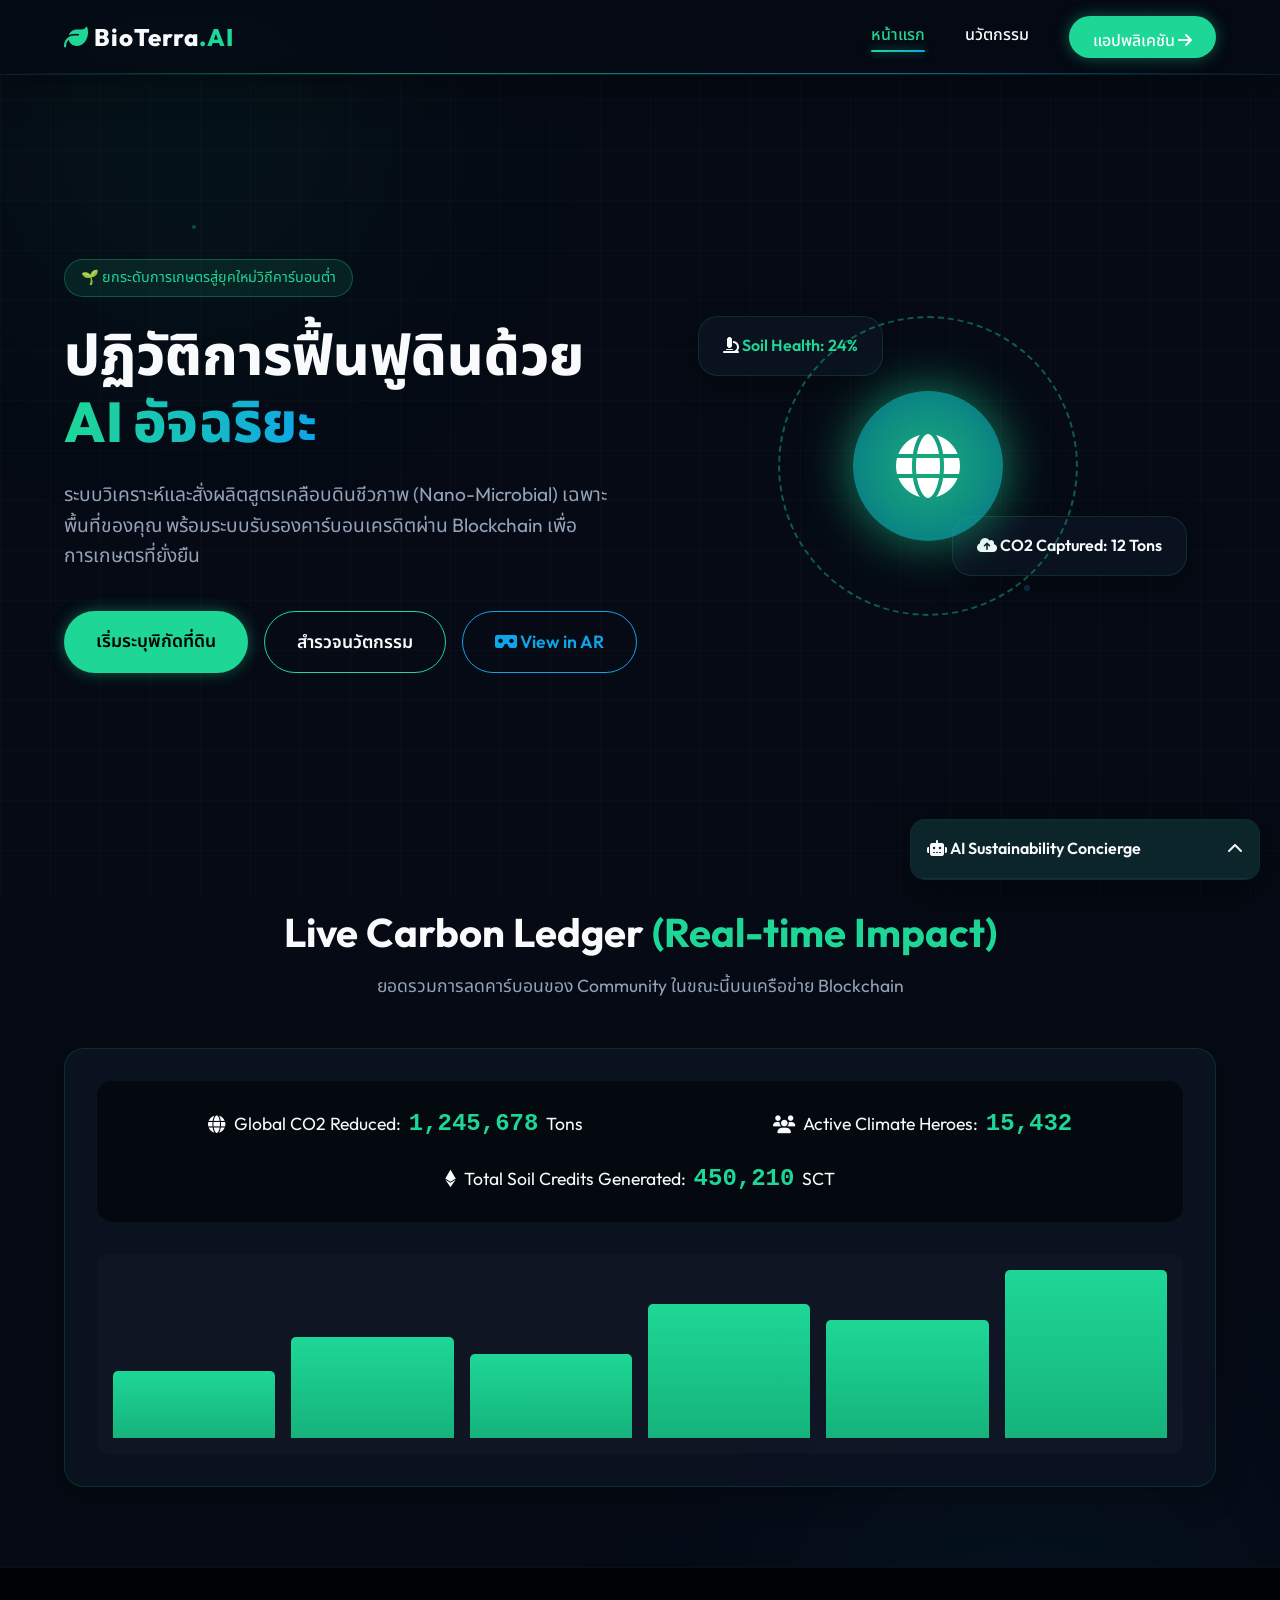
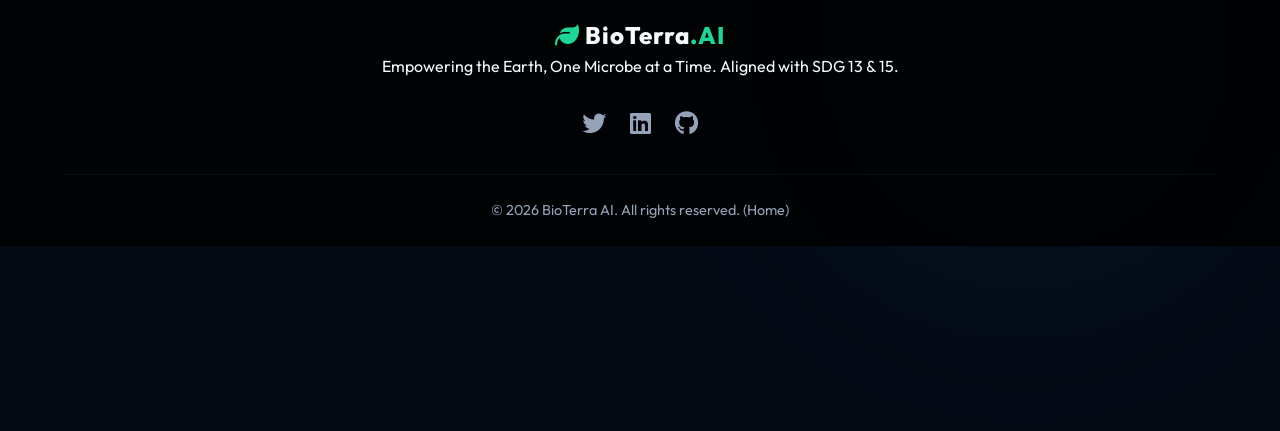
<file: index.html>
<!DOCTYPE html>
<html lang="th">

<head>
    <meta charset="UTF-8">
    <meta name="viewport" content="width=device-width, initial-scale=1.0">
    <title>BioTerra AI | โฮมเพจ (Homepage)</title>
    <link
        href="https://fonts.googleapis.com/css2?family=Outfit:wght@300;400;600;800&family=Noto+Sans+Thai:wght@300;400;600&display=swap"
        rel="stylesheet">
    <link rel="stylesheet" href="https://cdnjs.cloudflare.com/ajax/libs/font-awesome/6.4.0/css/all.min.css">
    <link rel="stylesheet" href="style.css">
</head>

<body>
    <!-- Background Elements -->
    <div class="glow-orb top-left"></div>
    <div class="glow-orb bottom-right"></div>
    <div class="grid-overlay"></div>

    <!-- Navigation -->
    <nav>
        <div class="logo">
            <i class="fa-solid fa-leaf text-accent"></i> BioTerra<span class="text-accent">.AI</span>
        </div>
        <div class="nav-links">
            <a href="index.html" class="text-accent">หน้าแรก</a>
            <a href="features.html">นวัตกรรม</a>
            <a href="app.html" class="btn-primary">แอปพลิเคชัน <i class="fa-solid fa-arrow-right"></i></a>
        </div>
    </nav>

    <!-- Hero Section -->
    <header class="hero">
        <div class="hero-content">
            <div class="badge">🌱 ยกระดับการเกษตรสู่ยุคใหม่วิถีคาร์บอนต่ำ</div>
            <h1>ปฏิวัติการฟื้นฟูดินด้วย <span class="text-gradient">AI อัจฉริยะ</span></h1>
            <p>ระบบวิเคราะห์และสั่งผลิตสูตรเคลือบดินชีวภาพ (Nano-Microbial) เฉพาะพื้นที่ของคุณ
                พร้อมระบบรับรองคาร์บอนเครดิตผ่าน Blockchain เพื่อการเกษตรที่ยั่งยืน</p>
            <div class="hero-actions">
                <a href="app.html" class="btn-primary large">เริ่มระบุพิกัดที่ดิน</a>
                <a href="features.html" class="btn-secondary large">สำรวจนวัตกรรม</a>
                <a href="#" class="btn-secondary large ar-btn" onclick="openAR()"><i
                        class="fa-solid fa-vr-cardboard"></i> View in AR</a>
            </div>
        </div>
        <div class="hero-visual">
            <div class="hologram-planet">
                <div class="planet-ring"></div>
                <div class="planet-core">
                    <i class="fa-solid fa-globe"></i>
                </div>
            </div>
            <div class="floating-data card-glass">
                <i class="fa-solid fa-microscope"></i> <span class="text-accent">Soil Health: 24%</span>
            </div>
            <div class="floating-data right card-glass">
                <i class="fa-solid fa-cloud-arrow-up"></i> CO2 Captured: 12 Tons
            </div>
        </div>
    </header>

    <!-- LIVE Carbon Ledger Dashboard -->
    <section id="carbon-ledger" class="section" style="padding-top: 0;">
        <h2 class="section-title">Live Carbon Ledger <span class="text-accent">(Real-time Impact)</span></h2>
        <p class="section-subtitle">ยอดรวมการลดคาร์บอนของ Community ในขณะนี้บนเครือข่าย Blockchain</p>
        <div class="ledger-dashboard card-glass">
            <div class="ledger-ticker">
                <div class="ticker-item"><i class="fa-solid fa-globe"></i> Global CO2 Reduced: <span id="global-co2"
                        class="text-accent ticker-num">1,245,678</span> Tons</div>
                <div class="ticker-item"><i class="fa-solid fa-users"></i> Active Climate Heroes: <span
                        id="active-users" class="text-accent ticker-num">15,432</span></div>
                <div class="ticker-item"><i class="fa-brands fa-ethereum"></i> Total Soil Credits Generated: <span
                        id="total-credits" class="text-accent ticker-num">450,210</span> SCT</div>
            </div>
            <div class="ledger-graph" id="ledger-graph-container">
                <!-- Mocking a graph with CSS bars -->
                <div class="bar-chart">
                    <div class="bar" style="height: 40%;"></div>
                    <div class="bar" style="height: 60%;"></div>
                    <div class="bar" style="height: 50%;"></div>
                    <div class="bar" style="height: 80%;"></div>
                    <div class="bar" style="height: 70%;"></div>
                    <div class="bar" style="height: 100%;"><span class="bar-tooltip">Today: +1,200 Tons</span></div>
                </div>
            </div>
        </div>
    </section>

    <!-- AI Sustainability Concierge (Chat UI) -->
    <div class="ai-concierge" id="ai-chat">
        <div class="chat-header" onclick="toggleChat()">
            <div><i class="fa-solid fa-robot"></i> AI Sustainability Concierge</div>
            <i class="fa-solid fa-chevron-up" id="chat-toggle-icon"></i>
        </div>
        <div class="chat-body" id="chat-body">
            <div class="msg bot">สวัสดี! ฉันคือ AI ที่ปรึกษาด้านความยั่งยืน คุณมีงบประมาณเท่าไหร่ หรืออยากเริ่มทำ SDG
                ข้อไหน พิมพ์ถามได้เลย!</div>
        </div>
        <div class="chat-input">
            <input type="text" id="chat-msg" placeholder="สอบถาม AI...">
            <button onclick="sendMsg()"><i class="fa-solid fa-paper-plane"></i></button>
        </div>
    </div>

    <!-- Footer -->
    <footer>
        <div class="footer-content">
            <div class="logo">
                <i class="fa-solid fa-leaf text-accent"></i> BioTerra<span class="text-accent">.AI</span>
            </div>
            <p>Empowering the Earth, One Microbe at a Time. Aligned with SDG 13 & 15.</p>
            <div class="social-links">
                <a href="#"><i class="fa-brands fa-twitter"></i></a>
                <a href="#"><i class="fa-brands fa-linkedin"></i></a>
                <a href="#"><i class="fa-brands fa-github"></i></a>
            </div>
        </div>
        <div class="copyright">
            &copy; 2026 BioTerra AI. All rights reserved. (Home)
        </div>
    </footer>

    <script src="script.js"></script>
</body>

</html>
</file>
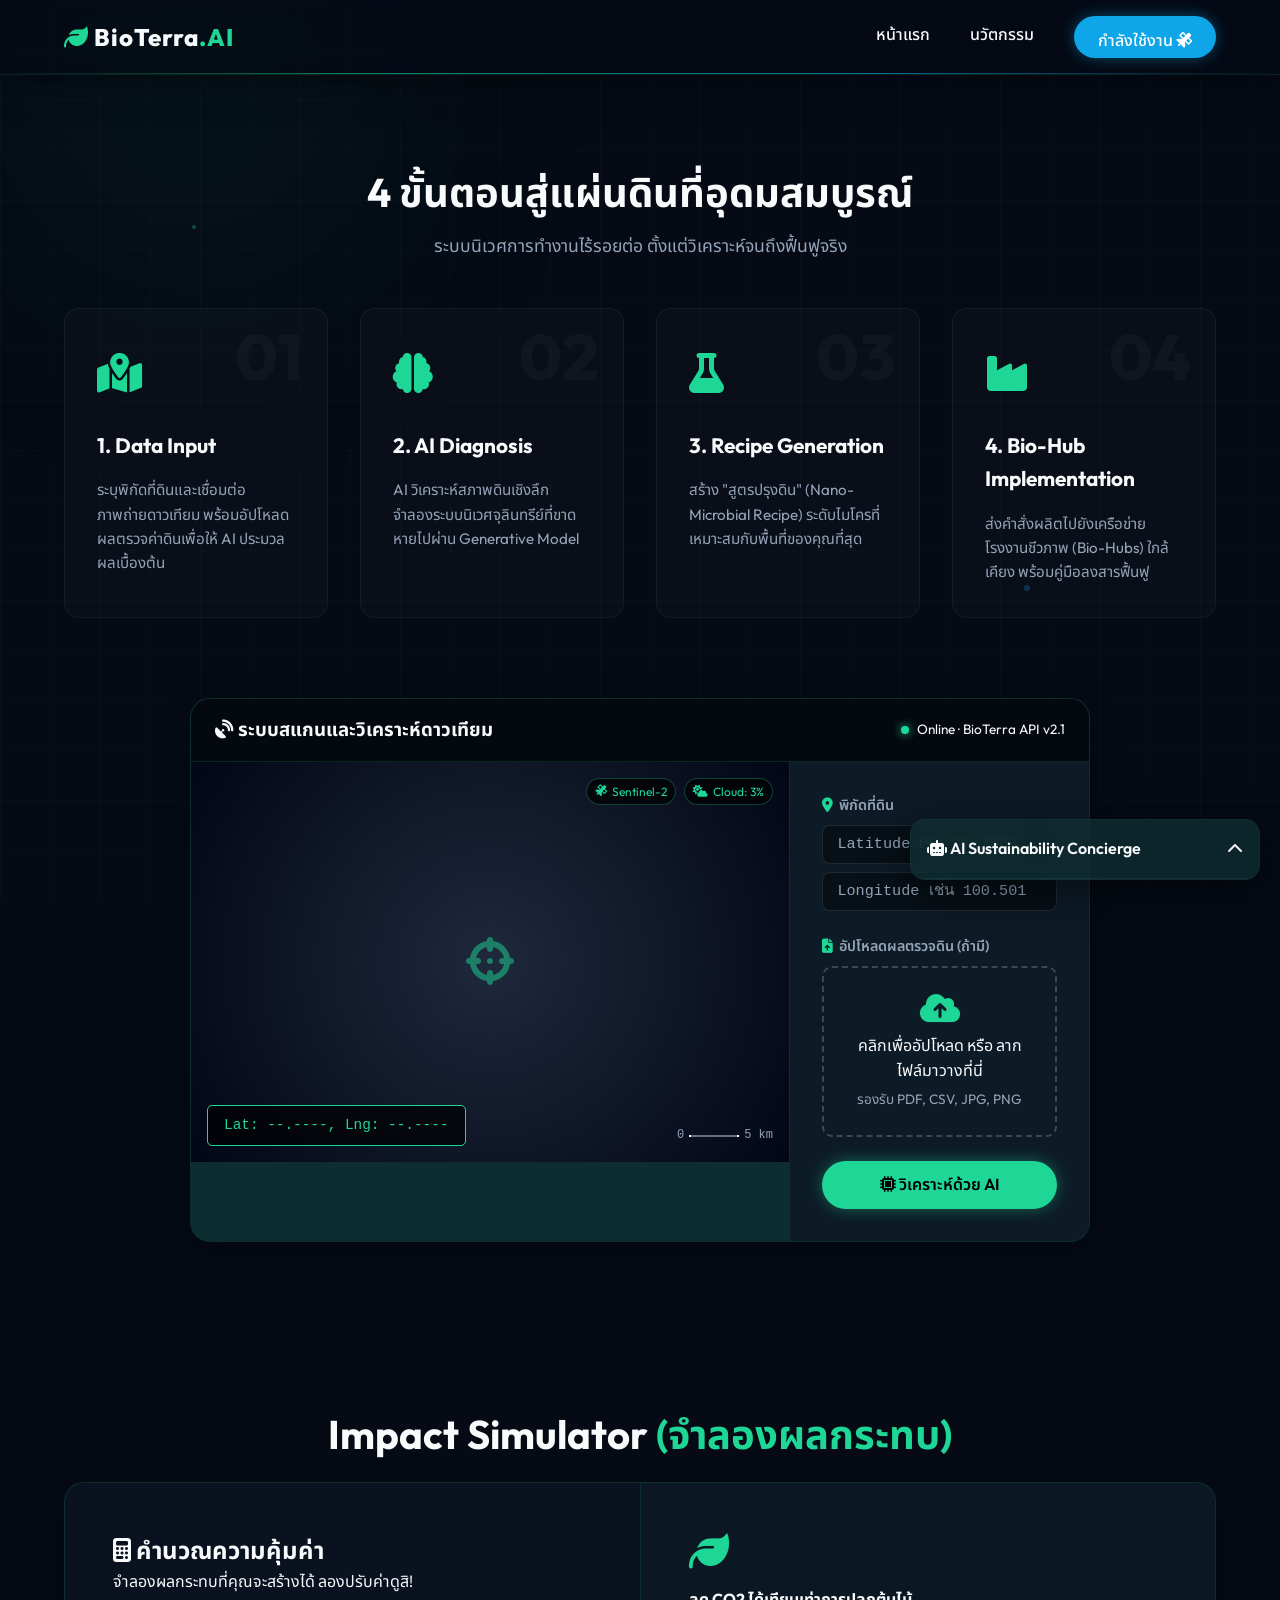
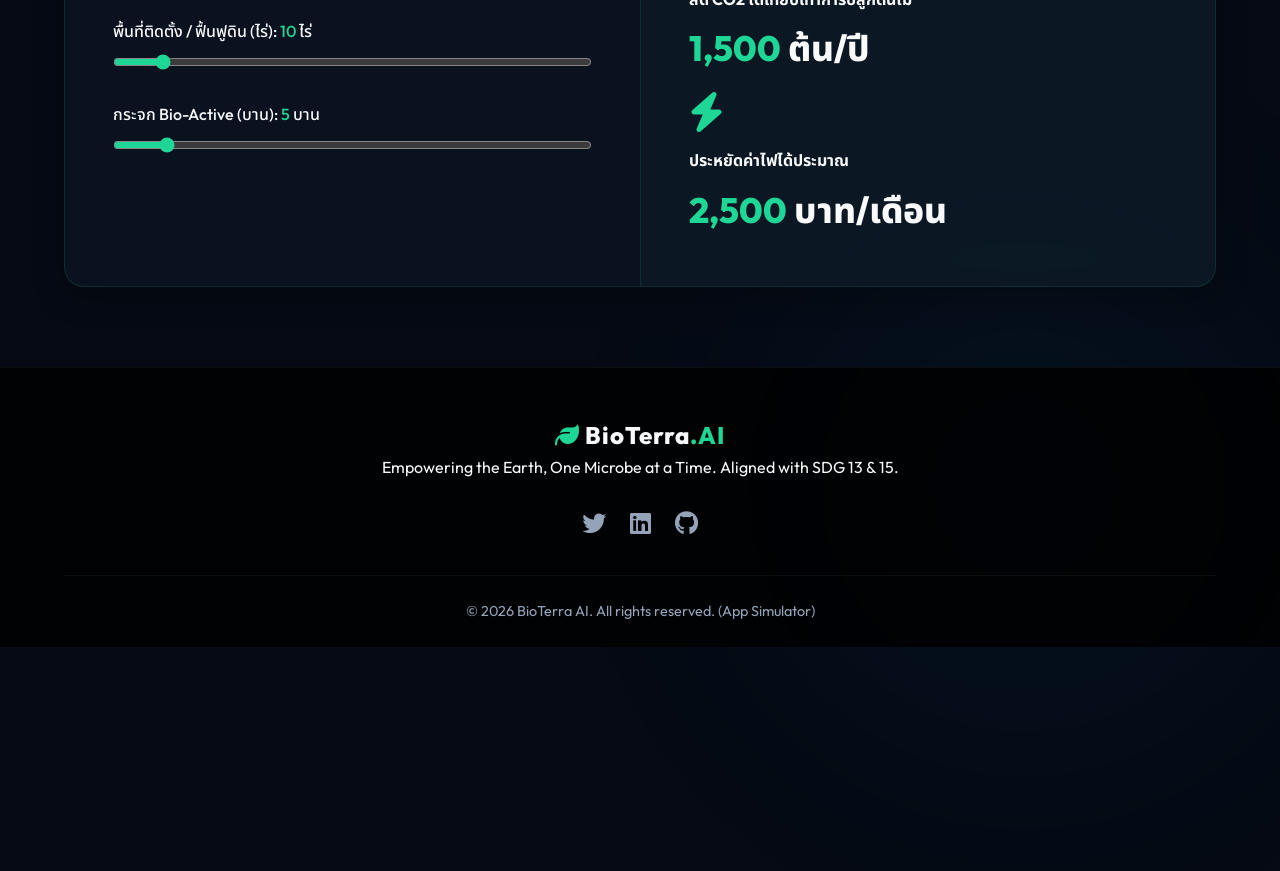
<file: app.html>
<!DOCTYPE html>
<html lang="th">

<head>
    <meta charset="UTF-8">
    <meta name="viewport" content="width=device-width, initial-scale=1.0">
    <title>BioTerra AI | แอปพลิเคชัน (Simulator & Scanner)</title>
    <link
        href="https://fonts.googleapis.com/css2?family=Outfit:wght@300;400;600;800&family=Noto+Sans+Thai:wght@300;400;600&display=swap"
        rel="stylesheet">
    <link rel="stylesheet" href="https://cdnjs.cloudflare.com/ajax/libs/font-awesome/6.4.0/css/all.min.css">
    <link rel="stylesheet" href="style.css">
</head>

<body style="padding-top: 80px;">
    <!-- Background Elements -->
    <div class="glow-orb top-left"></div>
    <div class="glow-orb bottom-right"></div>
    <div class="grid-overlay"></div>

    <!-- Navigation -->
    <nav>
        <div class="logo">
            <i class="fa-solid fa-leaf text-accent"></i> BioTerra<span class="text-accent">.AI</span>
        </div>
        <div class="nav-links">
            <a href="index.html">หน้าแรก</a>
            <a href="features.html">นวัตกรรม</a>
            <a href="app.html" class="btn-primary"
                style="background-color: var(--accent-alt); color: white; box-shadow: 0 0 15px rgba(14, 165, 233, 0.4);">กำลังใช้งาน
                <i class="fa-solid fa-satellite"></i></a>
        </div>
    </nav>

    <!-- Workflow Section -->
    <section id="workflow" class="section">
        <h2 class="section-title">4 ขั้นตอนสู่แผ่นดินที่อุดมสมบูรณ์</h2>
        <p class="section-subtitle">ระบบนิเวศการทำงานไร้รอยต่อ ตั้งแต่วิเคราะห์จนถึงฟื้นฟูจริง</p>

        <div class="workflow-grid">
            <div class="step-card">
                <div class="step-icon"><i class="fa-solid fa-map-location-dot"></i></div>
                <h3>1. Data Input</h3>
                <p>ระบุพิกัดที่ดินและเชื่อมต่อภาพถ่ายดาวเทียม พร้อมอัปโหลดผลตรวจค่าดินเพื่อให้ AI ประมวลผลเบื้องต้น</p>
                <div class="step-number">01</div>
            </div>
            <div class="step-card">
                <div class="step-icon"><i class="fa-solid fa-brain"></i></div>
                <h3>2. AI Diagnosis</h3>
                <p>AI วิเคราะห์สภาพดินเชิงลึก จำลองระบบนิเวศจุลินทรีย์ที่ขาดหายไปผ่าน Generative Model</p>
                <div class="step-number">02</div>
            </div>
            <div class="step-card">
                <div class="step-icon"><i class="fa-solid fa-flask"></i></div>
                <h3>3. Recipe Generation</h3>
                <p>สร้าง "สูตรปรุงดิน" (Nano-Microbial Recipe) ระดับไมโครที่เหมาะสมกับพื้นที่ของคุณที่สุด</p>
                <div class="step-number">03</div>
            </div>
            <div class="step-card">
                <div class="step-icon"><i class="fa-solid fa-industry"></i></div>
                <h3>4. Bio-Hub Implementation</h3>
                <p>ส่งคำสั่งผลิตไปยังเครือข่ายโรงงานชีวภาพ (Bio-Hubs) ใกล้เคียง พร้อมคู่มือลงสารฟื้นฟู</p>
                <div class="step-number">04</div>
            </div>
        </div>
    </section>

    <!-- Interactive App Section -->
    <section id="app" class="section app-container" style="padding-top: 0;">
        <div class="app-interface card-glass">
            <div class="app-header">
                <h3><i class="fa-solid fa-satellite-dish"></i> ระบบสแกนและวิเคราะห์ดาวเทียม</h3>
                <div class="status-indicator">Online · BioTerra API v2.1</div>
            </div>

            <div class="app-body">
                <!-- LEFT: Map Mock -->
                <div class="map-view">
                    <div class="scan-line" id="scan-line"></div>
                    <div class="target-reticle" id="target-reticle"><i class="fa-solid fa-crosshairs"></i></div>
                    <!-- Satellite data overlays -->
                    <div class="map-overlay top-right">
                        <span class="overlay-chip"><i class="fa-solid fa-satellite"></i> Sentinel-2</span>
                        <span class="overlay-chip"><i class="fa-solid fa-cloud-sun"></i> Cloud: 3%</span>
                    </div>
                    <div class="map-coordinates" id="coord-display">Lat: --.----, Lng: --.----</div>
                    <div class="map-scale-bar"><span>0</span>
                        <div class="scale-line"></div><span>5 km</span>
                    </div>
                </div>

                <!-- RIGHT: Controls -->
                <div class="app-controls">
                    <div class="control-section">
                        <label class="control-label"><i class="fa-solid fa-location-dot text-accent"></i>
                            พิกัดที่ดิน</label>
                        <div class="coord-inputs">
                            <input type="number" id="input-lat" placeholder="Latitude เช่น 13.7563" step="0.0001">
                            <input type="number" id="input-lng" placeholder="Longitude เช่น 100.5018" step="0.0001">
                        </div>
                    </div>

                    <div class="control-section">
                        <label class="control-label"><i class="fa-solid fa-file-arrow-up text-accent"></i>
                            อัปโหลดผลตรวจดิน (ถ้ามี)</label>
                        <!-- Hidden file input - the real fix -->
                        <input type="file" id="file-input" accept=".pdf,.csv,.jpg,.jpeg,.png" style="display:none;"
                            onchange="handleFileUpload(this)">
                        <div class="upload-zone" id="upload-zone"
                            onclick="document.getElementById('file-input').click()"
                            ondragover="event.preventDefault(); this.classList.add('drag-over')"
                            ondragleave="this.classList.remove('drag-over')" ondrop="handleDrop(event)">
                            <i class="fa-solid fa-cloud-arrow-up" id="upload-icon"></i>
                            <p id="upload-text">คลิกเพื่ออัปโหลด หรือ ลากไฟล์มาวางที่นี่</p>
                            <span class="text-small text-muted" id="upload-hint">รองรับ PDF, CSV, JPG, PNG</span>
                        </div>
                        <!-- File preview -->
                        <div class="file-preview" id="file-preview" style="display:none;">
                            <i class="fa-solid fa-file-check text-accent"></i>
                            <div>
                                <strong id="file-name">file.pdf</strong>
                                <span class="text-muted text-small" id="file-size">0 KB</span>
                            </div>
                            <button class="btn-icon-sm" onclick="clearFile()"><i class="fa-solid fa-xmark"></i></button>
                        </div>
                    </div>

                    <button class="btn-primary w-full" id="btn-scan" onclick="startScan()">
                        <i class="fa-solid fa-microchip"></i> วิเคราะห์ด้วย AI
                    </button>
                </div>
            </div>

            <!-- AI Progress Steps (hidden until scan) -->
            <div class="ai-progress" id="ai-progress">
                <div class="progress-header">
                    <i class="fa-solid fa-brain fa-pulse text-accent"></i>
                    <span id="progress-label">กำลังเชื่อมต่อดาวเทียม...</span>
                </div>
                <div class="progress-bar-track">
                    <div class="progress-bar-fill" id="progress-bar-fill"></div>
                </div>
                <div class="progress-steps">
                    <div class="prog-step" id="ps-0"><i class="fa-solid fa-satellite"></i> ดึงข้อมูลดาวเทียม</div>
                    <div class="prog-step" id="ps-1"><i class="fa-solid fa-flask"></i> วิเคราะห์ค่าดิน</div>
                    <div class="prog-step" id="ps-2"><i class="fa-solid fa-dna"></i> จำลอง Microbiome</div>
                    <div class="prog-step" id="ps-3"><i class="fa-solid fa-flask-vial"></i> สร้าง Recipe</div>
                    <div class="prog-step" id="ps-4"><i class="fa-brands fa-ethereum"></i> คำนวณ Credits</div>
                </div>
            </div>

            <!-- Analysis Result (hidden until done) -->
            <div class="analysis-result" id="analysis-result">
                <div class="result-grid">
                    <div class="result-left">
                        <h4><i class="fa-solid fa-check-circle text-accent"></i> ผลวิเคราะห์ AI สำเร็จ</h4>
                        <p class="text-muted text-small" id="result-coord-label">พิกัด: 13.7563°N, 100.5018°E</p>

                        <div class="soil-metrics">
                            <div class="metric-row">
                                <span>pH ดิน</span>
                                <div class="metric-bar">
                                    <div class="metric-fill" style="width:55%; background: #ef4444;"></div>
                                </div>
                                <strong class="text-danger">5.2 (กรด)</strong>
                            </div>
                            <div class="metric-row">
                                <span>ความชื้น</span>
                                <div class="metric-bar">
                                    <div class="metric-fill" style="width:38%;"></div>
                                </div>
                                <strong>38%</strong>
                            </div>
                            <div class="metric-row">
                                <span>อินทรียวัตถุ</span>
                                <div class="metric-bar">
                                    <div class="metric-fill" style="width:22%; background: #f97316;"></div>
                                </div>
                                <strong class="text-warn">2.2% (ต่ำ)</strong>
                            </div>
                            <div class="metric-row">
                                <span>ไนโตรเจน (N)</span>
                                <div class="metric-bar">
                                    <div class="metric-fill" style="width:30%; background:#f97316;"></div>
                                </div>
                                <strong>0.9 g/kg</strong>
                            </div>
                            <div class="metric-row">
                                <span>ฟอสฟอรัส (P)</span>
                                <div class="metric-bar">
                                    <div class="metric-fill" style="width:60%;"></div>
                                </div>
                                <strong>18 mg/kg</strong>
                            </div>
                            <div class="metric-row">
                                <span>โพแทสเซียม (K)</span>
                                <div class="metric-bar">
                                    <div class="metric-fill" style="width:72%;"></div>
                                </div>
                                <strong class="text-accent">215 mg/kg</strong>
                            </div>
                            <div class="metric-row">
                                <span>ความหนาแน่นจุลินทรีย์</span>
                                <div class="metric-bar">
                                    <div class="metric-fill" style="width:20%; background: #ef4444;"></div>
                                </div>
                                <strong class="text-danger">ต่ำมาก</strong>
                            </div>
                        </div>
                    </div>

                    <div class="result-right">
                        <h4><i class="fa-solid fa-flask text-accent"></i> สูตรปรุงดิน (Nano-Microbial Recipe)</h4>
                        <div class="recipe-details">
                            <div class="detail-row"><span>จุลินทรีย์หลัก</span><strong class="text-accent">M. robertsii
                                    + B. subtilis</strong></div>
                            <div class="detail-row"><span>จุลินทรีย์เสริม</span><strong>T. harzianum
                                    (ป้องกันโรค)</strong></div>
                            <div class="detail-row"><span>แร่ธาตุ</span><strong>Zinc 2%, Bio-char 15%</strong></div>
                            <div class="detail-row"><span>สารปรับ pH</span><strong>Dolomite Lime 200 kg/ไร่</strong>
                            </div>
                            <div class="detail-row"><span>วิธีใส่สาร</span><strong>ชั้นลึก 15 cm · หว่านเช้า</strong>
                            </div>
                            <div class="detail-row"><span>รอบการฟื้นฟู</span><strong class="text-accent">90 วัน (3
                                    รอบ)</strong></div>
                        </div>

                        <div class="credit-estimate">
                            <div><i class="fa-brands fa-ethereum"></i> Carbon Credits (est.)</div>
                            <div class="credit-value text-accent">+2.4 tCO2e/ไร่/ปี</div>
                            <div class="text-small text-muted">≈ 1,440 บาท รายได้เสริมต่อปี</div>
                        </div>

                        <div class="biohub-info">
                            <i class="fa-solid fa-industry text-accent"></i>
                            <div>
                                <strong>Bio-Hub ใกล้เคียง:</strong>
                                <span class="text-muted">สุพรรณบุรี Hub · ระยะ 48 km · พร้อมผลิตใน 3 วัน</span>
                            </div>
                        </div>

                        <button class="btn-primary w-full mt-4" id="btn-order" onclick="orderRecipe()">
                            <i class="fa-solid fa-industry"></i> ส่งคำสั่งผลิตไปยัง Bio-Hub
                        </button>
                        <button class="btn-secondary w-full mt-4" onclick="resetScan()" style="margin-top:0.5rem;">
                            <i class="fa-solid fa-rotate-left"></i> สแกนพื้นที่ใหม่
                        </button>
                    </div>
                </div>
            </div>
        </div>
    </section>


    <!-- Interactive Impact Simulator -->
    <section id="simulator" class="section">
        <h2 class="section-title">Impact Simulator <span class="text-accent">(จำลองผลกระทบ)</span></h2>
        <div class="simulator-container card-glass mt-4">
            <div class="sim-content">
                <h2><i class="fa-solid fa-calculator"></i> คำนวณความคุ้มค่า</h2>
                <p>จำลองผลกระทบที่คุณจะสร้างได้ ลองปรับค่าดูสิ!</p>

                <div class="slider-group mt-4">
                    <label>พื้นที่ติดตั้ง / ฟื้นฟูดิน (ไร่): <span id="area-val" class="text-accent">10</span>
                        ไร่</label>
                    <input type="range" id="area-slider" min="1" max="100" value="10" oninput="calculateImpact()">
                </div>

                <div class="slider-group">
                    <label>กระจก Bio-Active (บาน): <span id="window-val" class="text-accent">5</span> บาน</label>
                    <input type="range" id="window-slider" min="0" max="50" value="5" oninput="calculateImpact()">
                </div>
            </div>
            <div class="sim-results text-center">
                <div class="result-box">
                    <i class="fa-solid fa-leaf"></i>
                    <h4>ลด CO2 ได้เทียบเท่าการปลูกต้นไม้</h4>
                    <div class="result-value"><span id="tree-count" class="text-accent">1,500</span> ต้น/ปี</div>
                </div>
                <div class="result-box mt-4">
                    <i class="fa-solid fa-bolt"></i>
                    <h4>ประหยัดค่าไฟได้ประมาณ</h4>
                    <div class="result-value"><span id="save-money" class="text-accent">2,500</span> บาท/เดือน</div>
                </div>
            </div>
        </div>
    </section>

    <!-- AI Sustainability Concierge (Chat UI) -->
    <div class="ai-concierge" id="ai-chat">
        <div class="chat-header" onclick="toggleChat()">
            <div><i class="fa-solid fa-robot"></i> AI Sustainability Concierge</div>
            <i class="fa-solid fa-chevron-up" id="chat-toggle-icon"></i>
        </div>
        <div class="chat-body" id="chat-body">
            <div class="msg bot">หน้านี้สำหรับการประมวลผลข้อมูลที่ดิน! มีคำถามเกี่ยวกับการใช้งานหรือผลลัพธ์ของ AI
                ถามฉันได้เลยครับ!</div>
        </div>
        <div class="chat-input">
            <input type="text" id="chat-msg" placeholder="สอบถาม AI...">
            <button onclick="sendMsg()"><i class="fa-solid fa-paper-plane"></i></button>
        </div>
    </div>

    <!-- Footer -->
    <footer>
        <div class="footer-content">
            <div class="logo">
                <i class="fa-solid fa-leaf text-accent"></i> BioTerra<span class="text-accent">.AI</span>
            </div>
            <p>Empowering the Earth, One Microbe at a Time. Aligned with SDG 13 & 15.</p>
            <div class="social-links">
                <a href="#"><i class="fa-brands fa-twitter"></i></a>
                <a href="#"><i class="fa-brands fa-linkedin"></i></a>
                <a href="#"><i class="fa-brands fa-github"></i></a>
            </div>
        </div>
        <div class="copyright">
            &copy; 2026 BioTerra AI. All rights reserved. (App Simulator)
        </div>
    </footer>

    <script src="script.js"></script>
</body>

</html>
</file>
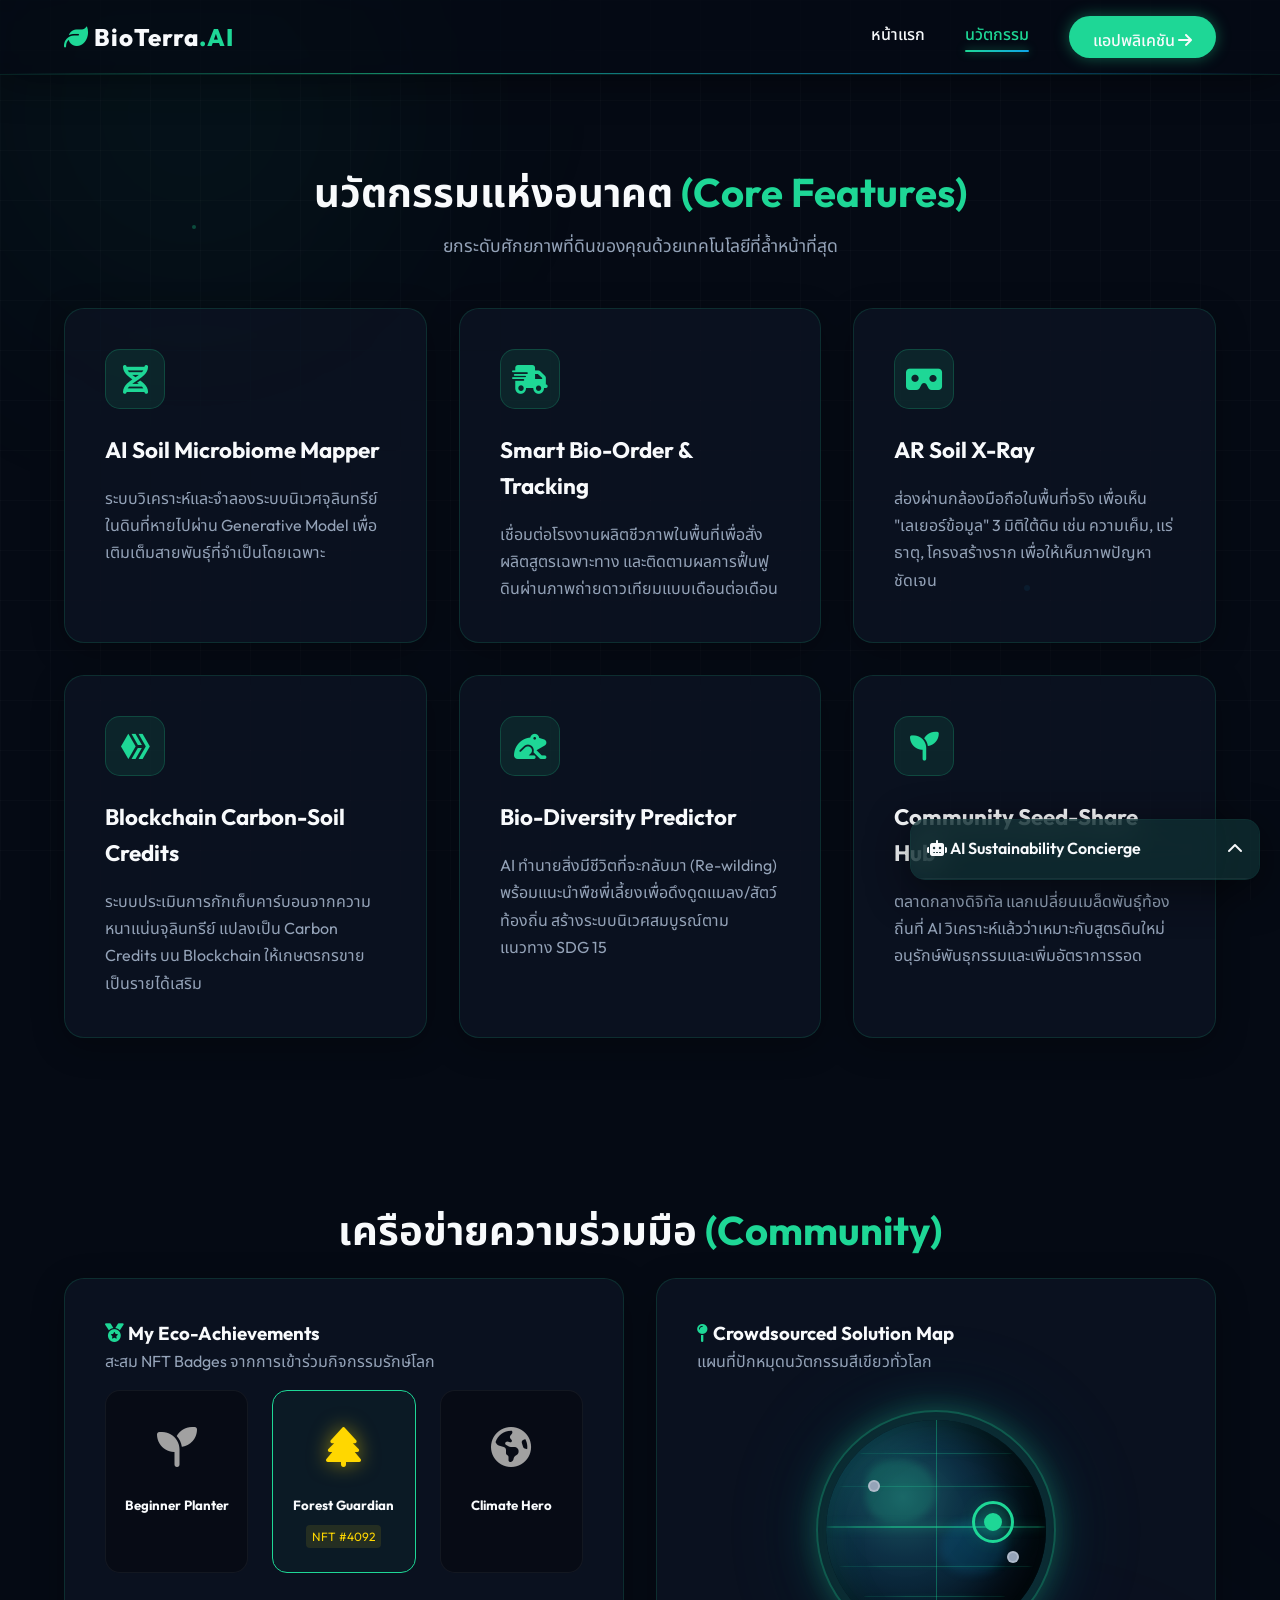
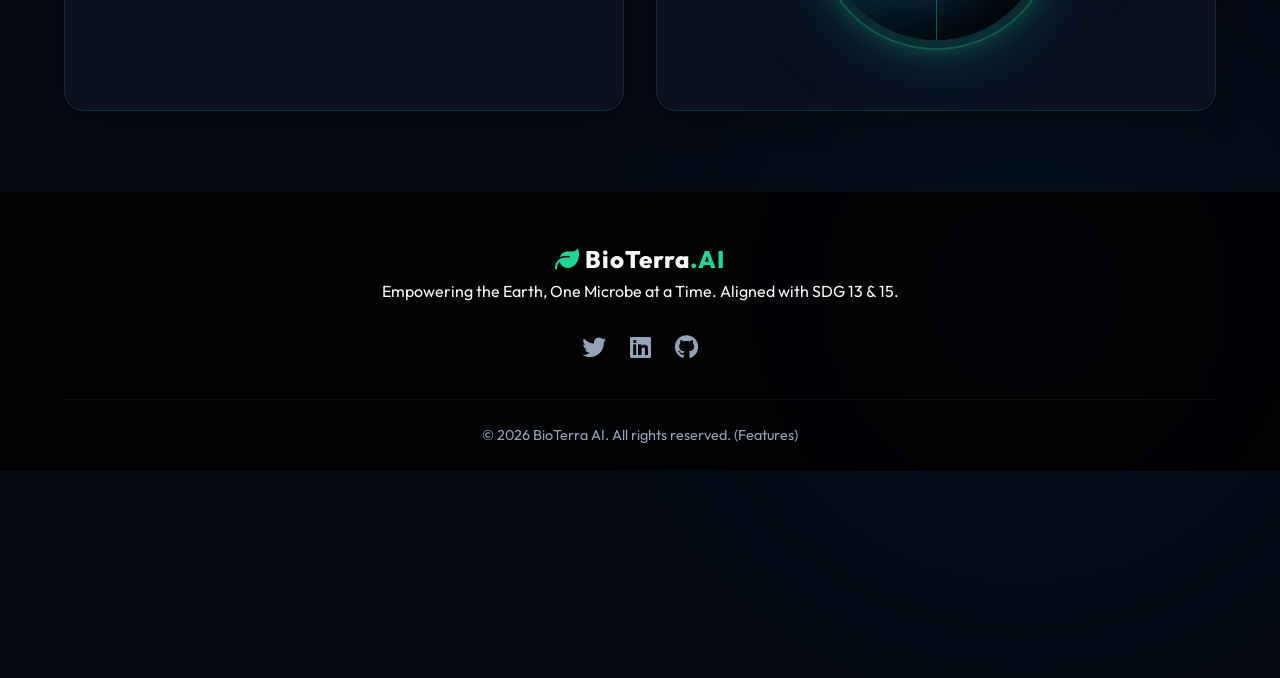
<file: features.html>
<!DOCTYPE html>
<html lang="th">

<head>
    <meta charset="UTF-8">
    <meta name="viewport" content="width=device-width, initial-scale=1.0">
    <title>BioTerra AI | นวัตกรรม (Features)</title>
    <link
        href="https://fonts.googleapis.com/css2?family=Outfit:wght@300;400;600;800&family=Noto+Sans+Thai:wght@300;400;600&display=swap"
        rel="stylesheet">
    <link rel="stylesheet" href="https://cdnjs.cloudflare.com/ajax/libs/font-awesome/6.4.0/css/all.min.css">
    <link rel="stylesheet" href="style.css">
</head>

<body style="padding-top: 80px;">
    <!-- Background Elements -->
    <div class="glow-orb top-left"></div>
    <div class="glow-orb bottom-right"></div>
    <div class="grid-overlay"></div>

    <!-- Navigation -->
    <nav>
        <div class="logo">
            <i class="fa-solid fa-leaf text-accent"></i> BioTerra<span class="text-accent">.AI</span>
        </div>
        <div class="nav-links">
            <a href="index.html">หน้าแรก</a>
            <a href="features.html" class="text-accent">นวัตกรรม</a>
            <a href="app.html" class="btn-primary">แอปพลิเคชัน <i class="fa-solid fa-arrow-right"></i></a>
        </div>
    </nav>

    <!-- Main Features -->
    <section id="features" class="section">
        <h2 class="section-title">นวัตกรรมแห่งอนาคต <span class="text-accent">(Core Features)</span></h2>
        <p class="section-subtitle">ยกระดับศักยภาพที่ดินของคุณด้วยเทคโนโลยีที่ล้ำหน้าที่สุด</p>

        <div class="features-grid">
            <div class="feature-card card-glass">
                <div class="f-icon"><i class="fa-solid fa-dna"></i></div>
                <h3>AI Soil Microbiome Mapper</h3>
                <p>ระบบวิเคราะห์และจำลองระบบนิเวศจุลินทรีย์ในดินที่หายไปผ่าน Generative Model
                    เพื่อเติมเต็มสายพันธุ์ที่จำเป็นโดยเฉพาะ</p>
            </div>

            <div class="feature-card card-glass">
                <div class="f-icon"><i class="fa-solid fa-truck-fast"></i></div>
                <h3>Smart Bio-Order & Tracking</h3>
                <p>เชื่อมต่อโรงงานผลิตชีวภาพในพื้นที่เพื่อสั่งผลิตสูตรเฉพาะทาง
                    และติดตามผลการฟื้นฟูดินผ่านภาพถ่ายดาวเทียมแบบเดือนต่อเดือน</p>
            </div>

            <div class="feature-card card-glass">
                <div class="f-icon"><i class="fa-solid fa-vr-cardboard"></i></div>
                <h3>AR Soil X-Ray</h3>
                <p>ส่องผ่านกล้องมือถือในพื้นที่จริง เพื่อเห็น "เลเยอร์ข้อมูล" 3 มิติใต้ดิน เช่น ความเค็ม, แร่ธาตุ,
                    โครงสร้างราก เพื่อให้เห็นภาพปัญหาชัดเจน</p>
            </div>

            <div class="feature-card card-glass">
                <div class="f-icon"><i class="fa-brands fa-hive"></i></div>
                <h3>Blockchain Carbon-Soil Credits</h3>
                <p>ระบบประเมินการกักเก็บคาร์บอนจากความหนาแน่นจุลินทรีย์ แปลงเป็น Carbon Credits บน Blockchain
                    ให้เกษตรกรขายเป็นรายได้เสริม</p>
            </div>

            <div class="feature-card card-glass">
                <div class="f-icon"><i class="fa-solid fa-frog"></i></div>
                <h3>Bio-Diversity Predictor</h3>
                <p>AI ทำนายสิ่งมีชีวิตที่จะกลับมา (Re-wilding) พร้อมแนะนำพืชพี่เลี้ยงเพื่อดึงดูดแมลง/สัตว์ท้องถิ่น
                    สร้างระบบนิเวศสมบูรณ์ตามแนวทาง SDG 15</p>
            </div>

            <div class="feature-card card-glass">
                <div class="f-icon"><i class="fa-solid fa-seedling"></i></div>
                <h3>Community Seed-Share Hub</h3>
                <p>ตลาดกลางดิจิทัล แลกเปลี่ยนเมล็ดพันธุ์ท้องถิ่นที่ AI วิเคราะห์แล้วว่าเหมาะกับสูตรดินใหม่
                    อนุรักษ์พันธุกรรมและเพิ่มอัตราการรอด</p>
            </div>
        </div>
    </section>

    <!-- Gamified Eco-Achievements & Crowdsourced Map -->
    <section id="community" class="section">
        <h2 class="section-title">เครือข่ายความร่วมมือ <span class="text-accent">(Community)</span></h2>
        <div class="grid-2col mt-4">
            <!-- Gamification -->
            <div class="achievements-panel card-glass">
                <h3><i class="fa-solid fa-medal text-accent"></i> My Eco-Achievements</h3>
                <p class="text-muted">สะสม NFT Badges จากการเข้าร่วมกิจกรรมรักษ์โลก</p>
                <div class="badges-grid mt-4">
                    <div class="badge-item locked">
                        <div class="badge-icon"><i class="fa-solid fa-seedling"></i></div>
                        <h5>Beginner Planter</h5>
                    </div>
                    <div class="badge-item unlocked">
                        <div class="badge-icon"><i class="fa-solid fa-tree"></i></div>
                        <h5>Forest Guardian</h5>
                        <span class="badge-tag">NFT #4092</span>
                    </div>
                    <div class="badge-item locked">
                        <div class="badge-icon"><i class="fa-solid fa-earth-americas"></i></div>
                        <h5>Climate Hero</h5>
                    </div>
                </div>
            </div>

            <!-- Solution Map -->
            <div class="map-panel card-glass">
                <h3><i class="fa-solid fa-map-pin text-accent"></i> Crowdsourced Solution Map</h3>
                <p class="text-muted">แผนที่ปักหมุดนวัตกรรมสีเขียวทั่วโลก</p>
                <div class="globe-wrapper mt-4" id="globe">
                    <!-- 3D Globe -->
                    <div class="globe3d">
                        <div class="globe-sphere">
                            <!-- Latitude rings -->
                            <div class="lat-ring" style="top:15%; width:70%; left:15%;"></div>
                            <div class="lat-ring" style="top:30%; width:90%; left:5%;"></div>
                            <div class="lat-ring lat-equator" style="top:48%; width:100%; left:0;"></div>
                            <div class="lat-ring" style="top:66%; width:90%; left:5%;"></div>
                            <div class="lat-ring" style="top:80%; width:65%; left:17%;"></div>
                            <!-- Meridian (longitude) lines -->
                            <div class="lon-line"></div>
                            <div class="lon-line" style="transform: rotateY(45deg);"></div>
                            <div class="lon-line" style="transform: rotateY(90deg);"></div>
                            <div class="lon-line" style="transform: rotateY(135deg);"></div>
                        </div>
                        <!-- Pins -->
                        <div class="globe-pin" style="top: 30%; left: 22%;"
                            onclick="showPinInfo('New York', 'Bio-Window Install')"></div>
                        <div class="globe-pin active" style="top: 46%; left: 76%;"
                            onclick="showPinInfo('Bangkok', 'AI Soil Restoration')"></div>
                        <div class="globe-pin" style="top: 62%; left: 85%;"
                            onclick="showPinInfo('Sydney', 'Smart Coral Pods')"></div>
                        <!-- Glow ring -->
                        <div class="globe-glow-ring"></div>
                    </div>
                    <div class="pin-info card-glass" id="pin-modal">
                        <h4 id="pin-title">Bangkok</h4>
                        <p id="pin-desc" class="text-small text-accent">AI Soil Restoration</p>
                    </div>
                </div>
            </div>
        </div>
    </section>

    <!-- AI Sustainability Concierge (Chat UI) -->
    <div class="ai-concierge" id="ai-chat">
        <div class="chat-header" onclick="toggleChat()">
            <div><i class="fa-solid fa-robot"></i> AI Sustainability Concierge</div>
            <i class="fa-solid fa-chevron-up" id="chat-toggle-icon"></i>
        </div>
        <div class="chat-body" id="chat-body">
            <div class="msg bot">ในหน้านวัตกรรมนี้ คุณสนใจเทคโนโลยีตัวไหนเป็นพิเศษไหมครับ พิมพ์ถามฉันได้เลย!</div>
        </div>
        <div class="chat-input">
            <input type="text" id="chat-msg" placeholder="สอบถาม AI...">
            <button onclick="sendMsg()"><i class="fa-solid fa-paper-plane"></i></button>
        </div>
    </div>

    <!-- Footer -->
    <footer>
        <div class="footer-content">
            <div class="logo">
                <i class="fa-solid fa-leaf text-accent"></i> BioTerra<span class="text-accent">.AI</span>
            </div>
            <p>Empowering the Earth, One Microbe at a Time. Aligned with SDG 13 & 15.</p>
            <div class="social-links">
                <a href="#"><i class="fa-brands fa-twitter"></i></a>
                <a href="#"><i class="fa-brands fa-linkedin"></i></a>
                <a href="#"><i class="fa-brands fa-github"></i></a>
            </div>
        </div>
        <div class="copyright">
            &copy; 2026 BioTerra AI. All rights reserved. (Features)
        </div>
    </footer>

    <script src="script.js"></script>
</body>

</html>
</file>
<file: style.css>
:root {
    --bg-color: #050a14;
    --surface: rgba(13, 20, 36, 0.7);
    --surface-border: rgba(30, 215, 150, 0.15);
    --accent: #1ed796;
    /* Emerald/Neon Green */
    --accent-hover: #15b37b;
    --accent-alt: #0ea5e9;
    /* Cyan */
    --text-main: #f8fafc;
    --text-muted: #94a3b8;
    --font-head: 'Outfit', sans-serif;
    --font-thai: 'Noto Sans Thai', sans-serif;
}

* {
    margin: 0;
    padding: 0;
    box-sizing: border-box;
}

body {
    background-color: var(--bg-color);
    color: var(--text-main);
    font-family: var(--font-head), var(--font-thai);
    line-height: 1.6;
    overflow-x: hidden;
    position: relative;
    animation: pageFadeIn 0.5s ease both;
}

@keyframes pageFadeIn {
    from {
        opacity: 0;
    }

    to {
        opacity: 1;
    }
}

html {
    scroll-behavior: smooth;
}

/* Background Effects */
.glow-orb {
    position: absolute;
    border-radius: 50%;
    filter: blur(120px);
    z-index: -1;
    opacity: 0;
    animation: orbAppear 1.5s ease forwards;
}

.glow-orb.top-left {
    top: -10%;
    left: -10%;
    width: 50vw;
    height: 50vw;
    background: radial-gradient(circle, rgba(30, 215, 150, 0.15) 0%, rgba(0, 0, 0, 0) 70%);
}

.glow-orb.bottom-right {
    bottom: -10%;
    right: -10%;
    width: 60vw;
    height: 60vw;
    background: radial-gradient(circle, rgba(14, 165, 233, 0.15) 0%, rgba(0, 0, 0, 0) 70%);
}

.grid-overlay {
    position: fixed;
    top: 0;
    left: 0;
    width: 100vw;
    height: 100vh;
    background-image:
        linear-gradient(to right, rgba(255, 255, 255, 0.02) 1px, transparent 1px),
        linear-gradient(to bottom, rgba(255, 255, 255, 0.02) 1px, transparent 1px);
    background-size: 50px 50px;
    z-index: -2;
    pointer-events: none;
}

/* Typography & Utilities */
.text-accent {
    color: var(--accent);
}

.text-gradient {
    background: linear-gradient(90deg, var(--accent), var(--accent-alt));
    -webkit-background-clip: text;
    background-clip: text;
    -webkit-text-fill-color: transparent;
}

.text-muted {
    color: var(--text-muted);
}

.text-small {
    font-size: 0.85rem;
}

.mt-4 {
    margin-top: 1rem;
}

.w-full {
    width: 100%;
}

/* Glassmorphism */
.card-glass {
    background: var(--surface);
    backdrop-filter: blur(16px);
    -webkit-backdrop-filter: blur(16px);
    border: 1px solid var(--surface-border);
    border-radius: 20px;
    box-shadow: 0 8px 32px 0 rgba(0, 0, 0, 0.3);
}

.grid-2col {
    display: grid;
    grid-template-columns: 1fr 1fr;
    gap: 2rem;
}

/* Form inputs */
input[type="range"] {
    width: 100%;
    accent-color: var(--accent);
    cursor: pointer;
}

/* Buttons */
.btn-primary,
.btn-secondary {
    display: inline-block;
    padding: 0.75rem 1.5rem;
    border-radius: 50px;
    font-weight: 600;
    text-decoration: none;
    transition: all 0.3s ease;
    cursor: pointer;
    border: none;
    font-family: inherit;
    font-size: 1rem;
    text-align: center;
}

.btn-primary {
    background: var(--accent);
    color: #000;
    box-shadow: 0 0 15px rgba(30, 215, 150, 0.4);
}

.btn-primary:hover {
    background: var(--accent-hover);
    box-shadow: 0 0 25px rgba(30, 215, 150, 0.6);
    transform: translateY(-2px);
}

.btn-secondary {
    background: transparent;
    color: var(--text-main);
    border: 1px solid var(--accent);
}

.btn-secondary:hover {
    background: rgba(30, 215, 150, 0.1);
    transform: translateY(-2px);
}

.btn-primary.large,
.btn-secondary.large {
    padding: 1rem 2rem;
    font-size: 1.1rem;
}

.ar-btn {
    border-color: var(--accent-alt);
    color: var(--accent-alt);
}

.ar-btn:hover {
    background: rgba(14, 165, 233, 0.1);
    box-shadow: 0 0 15px rgba(14, 165, 233, 0.3);
}

/* ============================
   ENHANCED NAVIGATION BAR
   ============================ */
nav {
    display: flex;
    justify-content: space-between;
    align-items: center;
    padding: 1rem 5%;
    position: fixed;
    top: 0;
    width: 100%;
    z-index: 100;
    background: rgba(5, 10, 20, 0.75);
    backdrop-filter: blur(20px);
    -webkit-backdrop-filter: blur(20px);
    border-bottom: 1px solid rgba(30, 215, 150, 0.12);
    box-shadow: 0 1px 40px rgba(0, 0, 0, 0.5);
    animation: navSlideDown 0.6s ease forwards;
}

nav::after {
    content: '';
    position: absolute;
    bottom: 0;
    left: 0;
    width: 100%;
    height: 1px;
    background: linear-gradient(90deg,
            transparent 0%,
            rgba(30, 215, 150, 0.6) 30%,
            rgba(14, 165, 233, 0.6) 70%,
            transparent 100%);
    animation: shimmer 4s linear infinite;
}

.logo {
    font-size: 1.5rem;
    font-weight: 800;
    letter-spacing: 1px;
    cursor: default;
    transition: text-shadow 0.3s;
}

.logo:hover {
    text-shadow: 0 0 20px rgba(30, 215, 150, 0.6);
    animation: neonFlicker 0.8s ease-in-out;
}

.nav-links {
    display: flex;
    align-items: center;
    gap: 2.5rem;
}

.nav-links a {
    color: var(--text-main);
    text-decoration: none;
    font-weight: 500;
    position: relative;
    padding-bottom: 4px;
    transition: color 0.3s, text-shadow 0.3s;
}

/* Animated underline bar on hover */
.nav-links a:not(.btn-primary)::after {
    content: '';
    position: absolute;
    bottom: 0;
    left: 0;
    width: 0;
    height: 2px;
    background: linear-gradient(90deg, var(--accent), var(--accent-alt));
    border-radius: 2px;
    transition: width 0.35s cubic-bezier(0.4, 0, 0.2, 1);
    box-shadow: 0 0 8px rgba(30, 215, 150, 0.6);
}

.nav-links a:not(.btn-primary):hover::after,
.nav-links a.text-accent::after {
    width: 100%;
}

.nav-links a:not(.btn-primary):hover {
    color: var(--accent);
    text-shadow: 0 0 12px rgba(30, 215, 150, 0.4);
}

/* Active page indicator */
.nav-links a.text-accent {
    color: var(--accent) !important;
}

/* Hero Section */
.hero {
    display: flex;
    align-items: center;
    justify-content: space-between;
    min-height: 100vh;
    padding: 6rem 5% 4rem;
    max-width: 1400px;
    margin: 0 auto;
}

.hero-content {
    flex: 1;
    max-width: 600px;
}

.badge {
    display: inline-block;
    padding: 0.4rem 1rem;
    background: rgba(30, 215, 150, 0.1);
    border: 1px solid rgba(30, 215, 150, 0.3);
    border-radius: 50px;
    font-size: 0.9rem;
    color: var(--accent);
    margin-bottom: 1.5rem;
}

.hero h1 {
    font-size: 3.5rem;
    line-height: 1.2;
    margin-bottom: 1.5rem;
    font-weight: 800;
}

.hero p {
    font-size: 1.2rem;
    color: var(--text-muted);
    margin-bottom: 2.5rem;
}

.hero-actions {
    display: flex;
    gap: 1rem;
}

/* Hologram Visual */
.hero-visual {
    flex: 1;
    display: flex;
    justify-content: center;
    align-items: center;
    position: relative;
    height: 500px;
}

.hologram-planet {
    position: relative;
    width: 300px;
    height: 300px;
    display: flex;
    justify-content: center;
    align-items: center;
}

.planet-core {
    width: 150px;
    height: 150px;
    background: radial-gradient(circle, rgba(30, 215, 150, 0.8), rgba(6, 182, 212, 0.6));
    border-radius: 50%;
    box-shadow: 0 0 50px rgba(30, 215, 150, 0.6);
    display: flex;
    justify-content: center;
    align-items: center;
    font-size: 4rem;
    color: #fff;
    animation: float 4s ease-in-out infinite;
    z-index: 2;
}

.planet-ring {
    position: absolute;
    width: 300px;
    height: 300px;
    border: 2px dashed rgba(30, 215, 150, 0.4);
    border-radius: 50%;
    animation: spin 20s linear infinite;
    z-index: 1;
}

.floating-data {
    position: absolute;
    padding: 1rem 1.5rem;
    font-weight: 600;
    top: 20%;
    left: 10%;
    animation: float 5s ease-in-out infinite alternate;
}

.floating-data.right {
    top: 60%;
    left: auto;
    right: 5%;
    animation-delay: 1.5s;
}

/* Sections */
.section {
    padding: 5rem 5%;
    max-width: 1400px;
    margin: 0 auto;
}

.section-title {
    font-size: 2.5rem;
    text-align: center;
    margin-bottom: 0.5rem;
}

.section-subtitle {
    text-align: center;
    color: var(--text-muted);
    margin-bottom: 3rem;
    font-size: 1.1rem;
}

/* Workflow */
.workflow-grid {
    display: grid;
    grid-template-columns: repeat(auto-fit, minmax(250px, 1fr));
    gap: 2rem;
    position: relative;
}

.step-card {
    padding: 2rem;
    background: rgba(255, 255, 255, 0.02);
    border: 1px solid rgba(255, 255, 255, 0.05);
    border-radius: 15px;
    position: relative;
    transition: transform 0.3s, background 0.3s;
}

.step-card:hover {
    transform: translateY(-10px);
    background: rgba(30, 215, 150, 0.05);
    border-color: rgba(30, 215, 150, 0.3);
}

.step-icon {
    font-size: 2.5rem;
    color: var(--accent);
    margin-bottom: 1.5rem;
}

.step-card h3 {
    margin-bottom: 1rem;
    font-size: 1.3rem;
}

.step-card p {
    color: var(--text-muted);
    font-size: 0.95rem;
}

.step-number {
    position: absolute;
    top: 1rem;
    right: 1.5rem;
    font-size: 4rem;
    font-weight: 800;
    color: rgba(255, 255, 255, 0.03);
    line-height: 1;
    z-index: -1;
}

/* App Interface Demo */
.app-container {
    display: flex;
    justify-content: center;
}

.app-interface {
    width: 100%;
    max-width: 900px;
    border-radius: 20px;
    overflow: hidden;
    position: relative;
}

.app-header {
    background: rgba(0, 0, 0, 0.5);
    padding: 1rem 1.5rem;
    display: flex;
    justify-content: space-between;
    align-items: center;
    border-bottom: 1px solid var(--surface-border);
}

.status-indicator {
    font-size: 0.85rem;
    display: flex;
    align-items: center;
    gap: 0.5rem;
}

.status-indicator::before {
    content: '';
    display: inline-block;
    width: 8px;
    height: 8px;
    background: var(--accent);
    border-radius: 50%;
    box-shadow: 0 0 10px var(--accent);
}

.app-body {
    display: grid;
    grid-template-columns: 2fr 1fr;
    gap: 1px;
    background: var(--surface-border);
}

.map-view {
    background: #0f172a;
    position: relative;
    height: 400px;
    overflow: hidden;
    background-image: radial-gradient(circle at center, #1e293b 0%, #020617 100%);
    display: flex;
    justify-content: center;
    align-items: center;
}

.target-reticle {
    font-size: 3rem;
    color: rgba(30, 215, 150, 0.5);
    animation: pulse 2s infinite;
}

.map-coordinates {
    position: absolute;
    bottom: 1rem;
    left: 1rem;
    background: rgba(0, 0, 0, 0.7);
    padding: 0.5rem 1rem;
    border-radius: 5px;
    font-family: monospace;
    font-size: 0.9rem;
    color: var(--accent);
    border: 1px solid var(--accent);
}

.scan-line {
    position: absolute;
    top: -10px;
    width: 100%;
    height: 10px;
    background: linear-gradient(to bottom, transparent, var(--accent));
    box-shadow: 0 5px 15px var(--accent);
    opacity: 0;
}

.scan-line.active {
    opacity: 0.7;
    animation: scanning 3s linear;
}

.app-controls {
    background: var(--surface);
    padding: 2rem;
    display: flex;
    flex-direction: column;
    justify-content: center;
    gap: 1.5rem;
}

.upload-zone {
    border: 2px dashed rgba(255, 255, 255, 0.2);
    border-radius: 10px;
    padding: 1.5rem;
    text-align: center;
    cursor: pointer;
    transition: all 0.3s;
    display: flex;
    flex-direction: column;
    align-items: center;
    gap: 0.3rem;
}

.upload-zone:hover,
.upload-zone.drag-over {
    border-color: var(--accent);
    background: rgba(30, 215, 150, 0.07);
    box-shadow: inset 0 0 20px rgba(30, 215, 150, 0.05);
}

.upload-zone i {
    font-size: 2rem;
    color: var(--accent);
    margin-bottom: 0.25rem;
    transition: transform 0.3s;
}

.upload-zone:hover i {
    transform: translateY(-4px);
}

/* File preview row */
.file-preview {
    display: flex;
    align-items: center;
    gap: 1rem;
    padding: 0.8rem 1rem;
    background: rgba(30, 215, 150, 0.07);
    border: 1px solid rgba(30, 215, 150, 0.3);
    border-radius: 10px;
}

.file-preview i {
    font-size: 1.8rem;
}

.file-preview div {
    flex: 1;
    display: flex;
    flex-direction: column;
    gap: 2px;
}

.btn-icon-sm {
    background: rgba(255, 255, 255, 0.05);
    border: 1px solid rgba(255, 255, 255, 0.1);
    color: var(--text-muted);
    border-radius: 6px;
    width: 30px;
    height: 30px;
    display: flex;
    align-items: center;
    justify-content: center;
    cursor: pointer;
    transition: background 0.2s;
    flex-shrink: 0;
}

.btn-icon-sm:hover {
    background: rgba(239, 68, 68, 0.2);
    color: #ef4444;
}

/* Control sections */
.control-section {
    display: flex;
    flex-direction: column;
    gap: 0.5rem;
}

.control-label {
    font-size: 0.9rem;
    font-weight: 600;
    color: var(--text-muted);
    display: flex;
    align-items: center;
    gap: 0.4rem;
}

.coord-inputs {
    display: flex;
    flex-direction: column;
    gap: 0.5rem;
}

.coord-inputs input {
    background: rgba(0, 0, 0, 0.4);
    border: 1px solid rgba(255, 255, 255, 0.1);
    padding: 0.6rem 0.9rem;
    border-radius: 8px;
    color: var(--text-main);
    font-family: monospace;
    font-size: 0.95rem;
    outline: none;
    transition: border-color 0.3s;
    width: 100%;
}

.coord-inputs input:focus {
    border-color: var(--accent);
}

.coord-inputs input::placeholder {
    color: var(--text-muted);
}

/* Map UI extras */
.map-overlay {
    position: absolute;
    display: flex;
    gap: 0.5rem;
    flex-wrap: wrap;
}

.map-overlay.top-right {
    top: 1rem;
    right: 1rem;
}

.overlay-chip {
    background: rgba(0, 0, 0, 0.7);
    border: 1px solid rgba(30, 215, 150, 0.3);
    color: var(--accent);
    font-size: 0.75rem;
    padding: 3px 8px;
    border-radius: 20px;
    display: flex;
    align-items: center;
    gap: 0.3rem;
}

.map-scale-bar {
    position: absolute;
    bottom: 1rem;
    right: 1rem;
    display: flex;
    align-items: center;
    gap: 5px;
    font-size: 0.75rem;
    color: var(--text-muted);
    font-family: monospace;
}

.scale-line {
    width: 50px;
    height: 2px;
    background: rgba(255, 255, 255, 0.4);
    border-left: 2px solid white;
    border-right: 2px solid white;
}

/* AI Progress Panel */
.ai-progress {
    display: none;
    padding: 1.5rem 2rem;
    border-top: 1px solid var(--surface-border);
    flex-direction: column;
    gap: 1rem;
    background: rgba(0, 0, 0, 0.3);
}

.ai-progress.show {
    display: flex;
}

.progress-header {
    display: flex;
    align-items: center;
    gap: 0.8rem;
    font-size: 1rem;
    font-weight: 600;
    color: var(--text-main);
}

.progress-bar-track {
    height: 6px;
    background: rgba(255, 255, 255, 0.08);
    border-radius: 10px;
    overflow: hidden;
}

.progress-bar-fill {
    height: 100%;
    width: 0%;
    background: linear-gradient(90deg, var(--accent), var(--accent-alt));
    border-radius: 10px;
    transition: width 0.6s ease;
    box-shadow: 0 0 10px rgba(30, 215, 150, 0.5);
}

.progress-steps {
    display: flex;
    gap: 0.5rem;
    flex-wrap: wrap;
}

.prog-step {
    font-size: 0.8rem;
    padding: 4px 10px;
    border-radius: 20px;
    border: 1px solid rgba(255, 255, 255, 0.1);
    color: var(--text-muted);
    display: flex;
    align-items: center;
    gap: 0.4rem;
    transition: all 0.4s;
}

.prog-step.active {
    border-color: var(--accent);
    color: var(--accent);
    background: rgba(30, 215, 150, 0.1);
    box-shadow: 0 0 10px rgba(30, 215, 150, 0.2);
}

.prog-step.done {
    border-color: rgba(30, 215, 150, 0.4);
    color: var(--text-muted);
    background: rgba(30, 215, 150, 0.05);
}

.prog-step.done::before {
    content: '✓ ';
}

/* Analysis Result - redesigned as panel below */
.analysis-result {
    display: none;
    border-top: 1px solid var(--surface-border);
    padding: 2rem;
    background: rgba(5, 10, 20, 0.6);
    opacity: 0;
    transition: opacity 0.5s ease;
    max-height: 60vh;
    overflow-y: auto;
    scroll-behavior: smooth;
    /* Custom scrollbar */
    scrollbar-width: thin;
    scrollbar-color: rgba(30, 215, 150, 0.4) rgba(255, 255, 255, 0.05);
}

.analysis-result::-webkit-scrollbar {
    width: 6px;
}

.analysis-result::-webkit-scrollbar-track {
    background: rgba(255, 255, 255, 0.03);
    border-radius: 10px;
}

.analysis-result::-webkit-scrollbar-thumb {
    background: rgba(30, 215, 150, 0.4);
    border-radius: 10px;
}

.analysis-result::-webkit-scrollbar-thumb:hover {
    background: rgba(30, 215, 150, 0.7);
}

.analysis-result.show {
    opacity: 1;
    pointer-events: all;
}

.result-grid {
    display: grid;
    grid-template-columns: 1fr 1fr;
    gap: 2rem;
}

.result-left,
.result-right {
    display: flex;
    flex-direction: column;
    gap: 1rem;
}

.result-left h4,
.result-right h4 {
    font-size: 1.2rem;
}

/* Soil metrics bars */
.soil-metrics {
    display: flex;
    flex-direction: column;
    gap: 0.6rem;
}

.metric-row {
    display: grid;
    grid-template-columns: 130px 1fr 90px;
    align-items: center;
    gap: 0.8rem;
    font-size: 0.9rem;
}

.metric-bar {
    height: 8px;
    background: rgba(255, 255, 255, 0.08);
    border-radius: 10px;
    overflow: hidden;
}

.metric-fill {
    height: 100%;
    background: var(--accent);
    border-radius: 10px;
    transition: width 1s ease;
}

/* Credit / Bio-Hub blocks */
.credit-estimate {
    background: rgba(30, 215, 150, 0.06);
    border: 1px solid rgba(30, 215, 150, 0.2);
    border-radius: 12px;
    padding: 1rem;
    display: flex;
    flex-direction: column;
    gap: 0.3rem;
}

.credit-value {
    font-size: 1.8rem;
    font-weight: 800;
}

.biohub-info {
    display: flex;
    align-items: flex-start;
    gap: 0.8rem;
    background: rgba(14, 165, 233, 0.06);
    border: 1px solid rgba(14, 165, 233, 0.2);
    border-radius: 10px;
    padding: 0.8rem 1rem;
    font-size: 0.9rem;
}

.biohub-info i {
    font-size: 1.2rem;
    margin-top: 2px;
}

.text-danger {
    color: #ef4444;
}

.text-warn {
    color: #f97316;
}

@media (max-width: 768px) {
    .result-grid {
        grid-template-columns: 1fr;
    }

    .metric-row {
        grid-template-columns: 100px 1fr 80px;
    }
}


.analysis-result {
    position: absolute;
    top: 0;
    left: 0;
    width: 100%;
    height: 100%;
    background: rgba(5, 10, 20, 0.95);
    backdrop-filter: blur(10px);
    display: flex;
    flex-direction: column;
    justify-content: center;
    align-items: center;
    opacity: 0;
    pointer-events: none;
    transition: opacity 0.5s ease;
    padding: 3rem;
}

.analysis-result.show {
    opacity: 1;
    pointer-events: all;
}

.analysis-result h4 {
    font-size: 1.8rem;
    margin-bottom: 2rem;
}

.recipe-details {
    width: 100%;
    max-width: 500px;
    background: rgba(255, 255, 255, 0.05);
    border-radius: 10px;
    padding: 1.5rem;
    border: 1px solid rgba(255, 255, 255, 0.1);
}

.detail-row {
    display: flex;
    justify-content: space-between;
    padding: 0.8rem 0;
    border-bottom: 1px solid rgba(255, 255, 255, 0.05);
}

.detail-row:last-child {
    border-bottom: none;
}

/* Features Grid */
.features-grid {
    display: grid;
    grid-template-columns: repeat(auto-fit, minmax(350px, 1fr));
    gap: 2rem;
}

.feature-card {
    padding: 2.5rem;
    transition: transform 0.3s;
}

.feature-card:hover {
    transform: translateY(-5px);
}

.f-icon {
    width: 60px;
    height: 60px;
    background: rgba(30, 215, 150, 0.1);
    border-radius: 15px;
    display: flex;
    justify-content: center;
    align-items: center;
    font-size: 1.8rem;
    color: var(--accent);
    margin-bottom: 1.5rem;
    border: 1px solid rgba(30, 215, 150, 0.2);
}

.feature-card h3 {
    margin-bottom: 1rem;
    font-size: 1.4rem;
}

.feature-card p {
    color: var(--text-muted);
    line-height: 1.7;
}

/* 1. Impact Simulator */
.simulator-container {
    display: flex;
    overflow: hidden;
}

.sim-content {
    flex: 1;
    padding: 3rem;
    border-right: 1px solid var(--surface-border);
}

.sim-results {
    flex: 1;
    padding: 3rem;
    display: flex;
    flex-direction: column;
    justify-content: center;
    background: rgba(30, 215, 150, 0.03);
}

.slider-group {
    margin-top: 1.5rem;
}

.slider-group label {
    display: block;
    margin-bottom: 0.5rem;
    font-weight: 500;
}

.result-box i {
    font-size: 2.5rem;
    color: var(--accent);
    margin-bottom: 1rem;
}

.result-value {
    font-size: 2.2rem;
    font-weight: 800;
    margin-top: 0.5rem;
}

/* 2. Live Carbon Ledger */
.ledger-dashboard {
    padding: 2rem;
}

.ledger-ticker {
    display: flex;
    justify-content: space-around;
    background: rgba(0, 0, 0, 0.5);
    padding: 1.5rem;
    border-radius: 15px;
    margin-bottom: 2rem;
    flex-wrap: wrap;
    gap: 1rem;
}

.ticker-item {
    font-size: 1.1rem;
    display: flex;
    align-items: center;
    gap: 0.5rem;
}

.ticker-num {
    font-family: monospace;
    font-size: 1.5rem;
    font-weight: bold;
}

.ledger-graph {
    height: 200px;
    background: rgba(255, 255, 255, 0.02);
    border-radius: 10px;
    display: flex;
    align-items: flex-end;
    padding: 1rem;
    gap: 1rem;
}

.bar-chart {
    display: flex;
    width: 100%;
    height: 100%;
    align-items: flex-end;
    gap: 1rem;
    justify-content: space-between;
}

.bar {
    flex: 1;
    background: linear-gradient(to top, var(--accent-hover), var(--accent));
    border-radius: 5px 5px 0 0;
    position: relative;
    transition: height 0.5s;
    cursor: pointer;
}

.bar:hover {
    filter: brightness(1.2);
}

.bar-tooltip {
    position: absolute;
    top: -30px;
    left: 50%;
    transform: translateX(-50%);
    background: #000;
    padding: 4px 8px;
    border-radius: 4px;
    font-size: 0.8rem;
    opacity: 0;
    transition: opacity 0.2s;
    white-space: nowrap;
}

.bar:hover .bar-tooltip {
    opacity: 1;
}

/* 3. Community (Gamification & Map) */
.achievements-panel,
.map-panel {
    padding: 2.5rem;
}

.badges-grid {
    display: grid;
    grid-template-columns: repeat(3, 1fr);
    gap: 1.5rem;
    text-align: center;
}

.badge-item {
    background: rgba(0, 0, 0, 0.3);
    padding: 1.5rem 1rem;
    border-radius: 15px;
    border: 1px solid rgba(255, 255, 255, 0.05);
}

.badge-item.unlocked {
    border-color: var(--accent);
    background: rgba(30, 215, 150, 0.05);
}

.badge-icon {
    font-size: 2.5rem;
    margin-bottom: 1rem;
}

.badge-item.locked .badge-icon {
    color: var(--text-muted);
    filter: grayscale(1);
}

.badge-item.unlocked .badge-icon {
    color: #ffd700;
    /* Gold */
    filter: drop-shadow(0 0 10px rgba(255, 215, 0, 0.5));
}

.badge-tag {
    display: inline-block;
    margin-top: 0.5rem;
    font-size: 0.75rem;
    background: rgba(255, 215, 0, 0.1);
    color: #ffd700;
    padding: 2px 6px;
    border-radius: 4px;
}

.mock-world-map {
    display: none;
    /* replaced by globe */
}

/* ============================
   3D CSS GLOBE
   ============================ */
.globe-wrapper {
    position: relative;
    display: flex;
    justify-content: center;
    align-items: center;
    height: 280px;
}

.globe3d {
    position: relative;
    width: 220px;
    height: 220px;
    flex-shrink: 0;
}

.globe-sphere {
    width: 220px;
    height: 220px;
    border-radius: 50%;
    background: radial-gradient(circle at 35% 35%,
            #1a5560 0%,
            #0d3045 30%,
            #061828 65%,
            #020a12 100%);
    box-shadow:
        inset -30px -12px 40px rgba(0, 0, 0, 0.7),
        inset 12px 12px 30px rgba(30, 215, 150, 0.1),
        0 0 60px rgba(30, 215, 150, 0.25),
        0 0 120px rgba(14, 165, 233, 0.12);
    position: relative;
    overflow: hidden;
    animation: globeSpin 22s linear infinite;
}

/* Latitude rings */
.lat-ring {
    position: absolute;
    height: 1px;
    background: rgba(30, 215, 150, 0.25);
    border-radius: 50%;
    box-shadow: 0 0 4px rgba(30, 215, 150, 0.15);
}

.lat-equator {
    background: rgba(30, 215, 150, 0.55) !important;
    height: 2px !important;
    box-shadow: 0 0 10px rgba(30, 215, 150, 0.5) !important;
}

/* Longitude meridians */
.lon-line {
    position: absolute;
    top: 0;
    left: 50%;
    width: 1px;
    height: 100%;
    background: rgba(30, 215, 150, 0.18);
    transform-origin: center;
}

/* Continent-like blobs */
.globe-sphere::before {
    content: '';
    position: absolute;
    top: 18%;
    left: 18%;
    width: 32%;
    height: 28%;
    background: rgba(30, 215, 150, 0.15);
    border-radius: 42% 58% 55% 42%;
    filter: blur(3px);
}

.globe-sphere::after {
    content: '';
    position: absolute;
    top: 45%;
    left: 52%;
    width: 30%;
    height: 25%;
    background: rgba(14, 165, 233, 0.12);
    border-radius: 60% 40% 50% 50%;
    filter: blur(4px);
}

/* Atmosphere glow ring */
.globe-glow-ring {
    position: absolute;
    top: -10px;
    left: -10px;
    width: 240px;
    height: 240px;
    border-radius: 50%;
    border: 2px solid rgba(30, 215, 150, 0.3);
    box-shadow: 0 0 25px rgba(30, 215, 150, 0.2), inset 0 0 20px rgba(30, 215, 150, 0.05);
    animation: atmoPulse 4s ease-in-out infinite;
    pointer-events: none;
}

/* Globe pin markers */
.globe-pin {
    position: absolute;
    width: 12px;
    height: 12px;
    background: var(--text-muted);
    border-radius: 50%;
    cursor: pointer;
    transform: translate(-50%, -50%);
    transition: all 0.3s;
    z-index: 10;
    border: 2px solid rgba(255, 255, 255, 0.25);
}

.globe-pin.active,
.globe-pin:hover {
    background: var(--accent);
    border-color: var(--accent);
    box-shadow: 0 0 15px var(--accent), 0 0 30px rgba(30, 215, 150, 0.4);
    transform: translate(-50%, -50%) scale(1.5);
}

.globe-pin.active::after {
    content: '';
    position: absolute;
    top: 50%;
    left: 50%;
    transform: translate(-50%, -50%);
    width: 24px;
    height: 24px;
    border: 2px solid var(--accent);
    border-radius: 50%;
    animation: pinRipple 2s ease-out infinite;
}

@keyframes globeSpin {
    from {
        filter: hue-rotate(0deg);
    }

    to {
        filter: hue-rotate(10deg);
    }
}

@keyframes atmoPulse {

    0%,
    100% {
        opacity: 0.6;
        transform: scale(1);
    }

    50% {
        opacity: 1;
        transform: scale(1.04);
    }
}

@keyframes pinRipple {
    0% {
        transform: translate(-50%, -50%) scale(1);
        opacity: 0.8;
    }

    100% {
        transform: translate(-50%, -50%) scale(2.5);
        opacity: 0;
    }
}


.map-pin {
    position: absolute;
    width: 15px;
    height: 15px;
    background: var(--text-muted);
    border-radius: 50%;
    cursor: pointer;
    transform: translate(-50%, -50%);
    transition: all 0.3s;
}

.map-pin.active,
.map-pin:hover {
    background: var(--accent);
    box-shadow: 0 0 15px var(--accent);
    transform: translate(-50%, -50%) scale(1.2);
}

.pin-info {
    position: absolute;
    bottom: 20px;
    right: 20px;
    padding: 1rem;
    opacity: 0;
    pointer-events: none;
    transition: opacity 0.3s;
}

.pin-info.show {
    opacity: 1;
}

/* 4. AI Chatbot */
.ai-concierge {
    position: fixed;
    bottom: 20px;
    right: 20px;
    width: 350px;
    background: var(--surface);
    border: 1px solid var(--surface-border);
    border-radius: 15px;
    box-shadow: 0 10px 40px rgba(0, 0, 0, 0.5);
    z-index: 1000;
    display: flex;
    flex-direction: column;
    overflow: hidden;
    backdrop-filter: blur(16px);
}

.chat-header {
    background: rgba(30, 215, 150, 0.1);
    padding: 1rem;
    display: flex;
    justify-content: space-between;
    align-items: center;
    cursor: pointer;
    font-weight: 600;
    border-bottom: 1px solid rgba(255, 255, 255, 0.05);
}

.chat-body {
    height: 300px;
    padding: 1rem;
    overflow-y: auto;
    display: none;
    flex-direction: column;
    gap: 1rem;
}

.chat-body.open {
    display: flex;
}

.msg {
    padding: 0.8rem 1rem;
    border-radius: 15px;
    max-width: 85%;
    font-size: 0.95rem;
}

.msg.bot {
    background: rgba(30, 215, 150, 0.1);
    align-self: flex-start;
    border-bottom-left-radius: 2px;
}

.msg.user {
    background: rgba(255, 255, 255, 0.05);
    align-self: flex-end;
    border-bottom-right-radius: 2px;
}

.chat-input {
    display: none;
    padding: 1rem;
    gap: 0.5rem;
    border-top: 1px solid rgba(255, 255, 255, 0.05);
}

.chat-input.open {
    display: flex;
}

.chat-input input {
    flex: 1;
    background: rgba(0, 0, 0, 0.5);
    border: 1px solid rgba(255, 255, 255, 0.1);
    padding: 0.8rem;
    border-radius: 5px;
    color: white;
    outline: none;
}

.chat-input input:focus {
    border-color: var(--accent);
}

.chat-input button {
    background: var(--accent);
    color: black;
    border: none;
    padding: 0 1rem;
    border-radius: 5px;
    cursor: pointer;
    transition: 0.2s;
}

.chat-input button:hover {
    background: var(--accent-hover);
}

/* Footer */
footer {
    background: rgba(0, 0, 0, 0.8);
    border-top: 1px solid rgba(255, 255, 255, 0.05);
    padding: 3rem 5% 1.5rem;
    text-align: center;
}

.footer-content {
    margin-bottom: 2rem;
}

.social-links {
    margin-top: 1.5rem;
    display: flex;
    justify-content: center;
    gap: 1.5rem;
}

.social-links a {
    color: var(--text-muted);
    font-size: 1.5rem;
    transition: color 0.3s;
}

.social-links a:hover {
    color: var(--accent);
}

.copyright {
    color: var(--text-muted);
    font-size: 0.9rem;
    padding-top: 1.5rem;
    border-top: 1px solid rgba(255, 255, 255, 0.05);
}

/* ============================
   PAGE ENTRY ANIMATIONS
   ============================ */

/* Base hidden state - applied via JS */
.anim-hidden {
    opacity: 0;
    transform: translateY(40px);
    transition: opacity 0.7s cubic-bezier(0.4, 0, 0.2, 1), transform 0.7s cubic-bezier(0.4, 0, 0.2, 1);
}

.anim-hidden.visible {
    opacity: 1;
    transform: translateY(0);
}

/* Slide variants for left/right */
.anim-from-left {
    opacity: 0;
    transform: translateX(-60px);
    transition: opacity 0.7s ease, transform 0.7s ease;
}

.anim-from-left.visible {
    opacity: 1;
    transform: translateX(0);
}

.anim-from-right {
    opacity: 0;
    transform: translateX(60px);
    transition: opacity 0.7s ease, transform 0.7s ease;
}

.anim-from-right.visible {
    opacity: 1;
    transform: translateX(0);
}

/* Scale-in for cards */
.anim-scale {
    opacity: 0;
    transform: scale(0.92);
    transition: opacity 0.6s ease, transform 0.6s ease;
}

.anim-scale.visible {
    opacity: 1;
    transform: scale(1);
}

/* Page-load hero animations */
.hero-content {
    animation: slideInLeft 0.9s cubic-bezier(0.4, 0, 0.2, 1) both;
}

.hero-visual {
    animation: slideInRight 1s cubic-bezier(0.4, 0, 0.2, 1) 0.2s both;
}

.hero .badge {
    animation: fadeInUp 0.7s ease 0.1s both;
}

/* Section title entrance */
.section-title {
    animation: fadeInUp 0.7s ease both;
}

/* Stagger helper classes (set via inline style) */
.anim-delay-1 {
    transition-delay: 0.1s !important;
}

.anim-delay-2 {
    transition-delay: 0.2s !important;
}

.anim-delay-3 {
    transition-delay: 0.3s !important;
}

.anim-delay-4 {
    transition-delay: 0.4s !important;
}

.anim-delay-5 {
    transition-delay: 0.5s !important;
}

/* Feature card icon bounce on hover */
.feature-card:hover .f-icon {
    animation: bounceTick 0.5s ease;
    box-shadow: 0 0 20px rgba(30, 215, 150, 0.4);
}

.step-card:hover .step-icon {
    animation: bounceTick 0.5s ease;
}

.step-card {
    transition: transform 0.4s cubic-bezier(0.4, 0, 0.2, 1), background 0.4s, border-color 0.4s, box-shadow 0.4s;
}

.step-card:hover {
    box-shadow: 0 0 30px rgba(30, 215, 150, 0.12);
}

/* Feature card glow on hover */
.feature-card {
    transition: transform 0.35s ease, box-shadow 0.35s ease;
}

.feature-card:hover {
    transform: translateY(-8px);
    box-shadow: 0 15px 40px rgba(30, 215, 150, 0.1), 0 0 0 1px rgba(30, 215, 150, 0.2);
}

/* Badge item pulse animation for unlocked */
.badge-item.unlocked {
    animation: orbPulse 3s ease-in-out infinite;
}

/* Ticker number flash on update */
.ticker-flash {
    animation: neonFlicker 0.4s ease;
}

/* Chatbot open/close slide */
.chat-body,
.chat-input {
    transition: max-height 0.4s cubic-bezier(0.4, 0, 0.2, 1), opacity 0.3s ease;
}

/* ============================
   KEYFRAMES
   ============================ */
@keyframes navSlideDown {
    from {
        transform: translateY(-100%);
        opacity: 0;
    }

    to {
        transform: translateY(0);
        opacity: 1;
    }
}

@keyframes fadeInUp {
    from {
        opacity: 0;
        transform: translateY(30px);
    }

    to {
        opacity: 1;
        transform: translateY(0);
    }
}

@keyframes slideInLeft {
    from {
        opacity: 0;
        transform: translateX(-60px);
    }

    to {
        opacity: 1;
        transform: translateX(0);
    }
}

@keyframes slideInRight {
    from {
        opacity: 0;
        transform: translateX(60px);
    }

    to {
        opacity: 1;
        transform: translateX(0);
    }
}

@keyframes bounceTick {
    0% {
        transform: scale(1);
    }

    40% {
        transform: scale(1.3) rotate(-5deg);
    }

    70% {
        transform: scale(0.9) rotate(3deg);
    }

    100% {
        transform: scale(1);
    }
}

@keyframes orbPulse {

    0%,
    100% {
        box-shadow: 0 0 8px rgba(30, 215, 150, 0.3);
    }

    50% {
        box-shadow: 0 0 25px rgba(30, 215, 150, 0.6), 0 0 50px rgba(30, 215, 150, 0.15);
    }
}

@keyframes shimmer {
    0% {
        background-position: -200% center;
    }

    100% {
        background-position: 200% center;
    }
}

@keyframes neonFlicker {
    0% {
        opacity: 1;
    }

    20% {
        opacity: 0.6;
    }

    40% {
        opacity: 1;
    }

    60% {
        opacity: 0.8;
    }

    80% {
        opacity: 1;
    }

    100% {
        opacity: 1;
    }
}

/* Animations */
@keyframes float {
    0% {
        transform: translateY(0px);
    }

    50% {
        transform: translateY(-20px);
    }

    100% {
        transform: translateY(0px);
    }
}

@keyframes spin {
    100% {
        transform: rotate(360deg);
    }
}

@keyframes pulse {
    0% {
        transform: scale(1);
        opacity: 0.5;
    }

    50% {
        transform: scale(1.2);
        opacity: 1;
    }

    100% {
        transform: scale(1);
        opacity: 0.5;
    }
}

@keyframes scanning {
    0% {
        top: -10px;
    }

    100% {
        top: 100%;
    }
}

@keyframes orbAppear {
    0% {
        opacity: 0;
        transform: scale(0.8);
    }

    100% {
        opacity: 0.5;
        transform: scale(1);
    }
}

@keyframes driftParticle {
    0% {
        transform: translateY(0) translateX(0) scale(1);
        opacity: 0.4;
    }

    50% {
        transform: translateY(-30px) translateX(15px) scale(1.3);
        opacity: 0.8;
    }

    100% {
        transform: translateY(0) translateX(0) scale(1);
        opacity: 0.4;
    }
}

/* Floating particle dots (across all pages via body pseudo) */
body::before,
body::after {
    content: '';
    position: fixed;
    pointer-events: none;
    z-index: -1;
    border-radius: 50%;
    background: var(--accent);
    opacity: 0;
    animation: driftParticle 8s ease-in-out infinite;
}

body::before {
    width: 4px;
    height: 4px;
    top: 25%;
    left: 15%;
    animation-delay: 0s;
    opacity: 0.3;
}

body::after {
    width: 6px;
    height: 6px;
    top: 65%;
    left: 80%;
    animation-delay: 3s;
    background: var(--accent-alt);
    opacity: 0.25;
}

/* Card glass hover glow enhancement */
.card-glass {
    transition: box-shadow 0.35s ease, border-color 0.35s ease;
}

.card-glass:hover {
    border-color: rgba(30, 215, 150, 0.3);
    box-shadow: 0 8px 32px rgba(0, 0, 0, 0.3), 0 0 25px rgba(30, 215, 150, 0.05);
}

/* Navbar scrolled state */
nav.scrolled {
    background: rgba(5, 10, 20, 0.95);
    padding: 0.7rem 5%;
    box-shadow: 0 2px 30px rgba(0, 0, 0, 0.6);
}

/* Responsive */
@media (max-width: 992px) {
    .hero {
        flex-direction: column;
        text-align: center;
        padding-top: 8rem;
    }

    .hero-actions {
        justify-content: center;
        flex-wrap: wrap;
    }

    .hero-visual {
        margin-top: 4rem;
        width: 100%;
    }

    .app-body {
        grid-template-columns: 1fr;
    }

    .grid-2col {
        grid-template-columns: 1fr;
    }

    .simulator-container {
        flex-direction: column;
    }

    .sim-content {
        border-right: none;
        border-bottom: 1px solid var(--surface-border);
    }
}

@media (max-width: 768px) {
    .nav-links {
        display: none;
        /* simple mobile fix */
    }

    .hero h1 {
        font-size: 2.5rem;
    }

    .badges-grid {
        grid-template-columns: 1fr;
    }

    .ai-concierge {
        width: 100%;
        bottom: 0;
        right: 0;
        border-radius: 15px 15px 0 0;
    }
}
</file>
